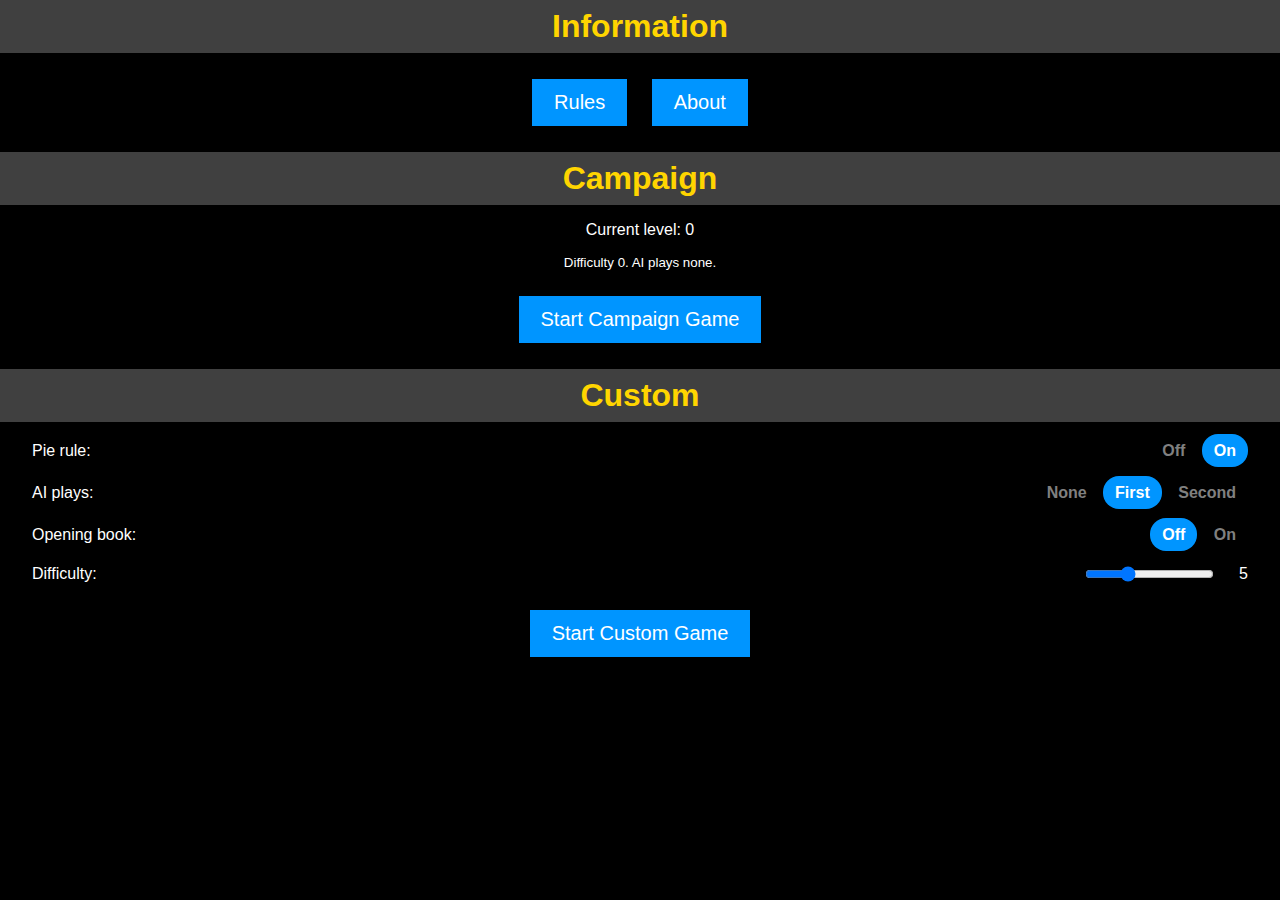
<file: app/src/main/assets/www/index.html>
<!DOCTYPE html>
<html lang="en">
<head>
    <meta name="viewport" content="width=device-width, initial-scale=1">
    <title>Poly-Y</title>
    <link rel="stylesheet" href="stylesheet.css">
    <link rel="stylesheet" href="index.css">
</head>
<body>

<h1 class="center">Information</h1>
<p class="center">
<button onclick="document.location='rules.html'">Rules</button>
<button onclick="document.location='about.html'">About</button>
</p>

<h1 class="center">Campaign</h1>
<p class="center">Current level: <span id="campaign-level">0</span></p>
<p class="center small">Difficulty <span id="campaign-difficulty">0</span>. AI plays <span id="campaign-ai-player">none</span>.</p>
<p class="center"><button onclick="app.startCampaignGame()">Start Campaign Game</button></p>

<h1 class="center">Custom</h1>
<div class="option">
    <div class="title">Pie rule: </div>
    <div class="radio-container">
        <label><input type="radio" id="pie-rule-off" name="pie-rule" value="off"> <span>Off</span></label>
        <label><input type="radio" id="pie-rule-on" name="pie-rule" value="on" checked> <span>On</span></label>
    </div>
</div>
<div class="option">
    <div class="title">AI plays: </div>
    <div class="radio-container">
        <label><input type="radio" id="ai-player-0" name="ai-player" value="0"> <span>None</span></label>
        <label><input type="radio" id="ai-player-1" name="ai-player" value="1" checked> <span>First</span></label>
        <label><input type="radio" id="ai-player-2" name="ai-player" value="2"> <span>Second</span></label>
    </div>
</div>
<div id="ai-options">
    <div class="option">
        <div class="title">Opening book: </div>
        <div class="radio-container">
            <label><input type="radio" id="opening-book-off" name="opening-book" value="off" checked> <span>Off</span></label>
            <label><input type="radio" id="opening-book-on" name="opening-book" value="on"> <span>On</span></label>
        </div>
    </div>
    <div class="option">
        <div class="title">Difficulty: </div>
        <div class="range-container">
            <label>
                <!-- Keep these values in sync with AiConfig.java -->
                <input id="difficulty-range" type="range" min="1" max="14" value="5">
                <span id="difficulty-value">5</span>
            </label>
        </div>
    </div>
</div>

<p class="center"><button id="start-custom-game-button">Start Custom Game</button></p>

<script src="index.js" defer></script>
</body>
</html>
</file>
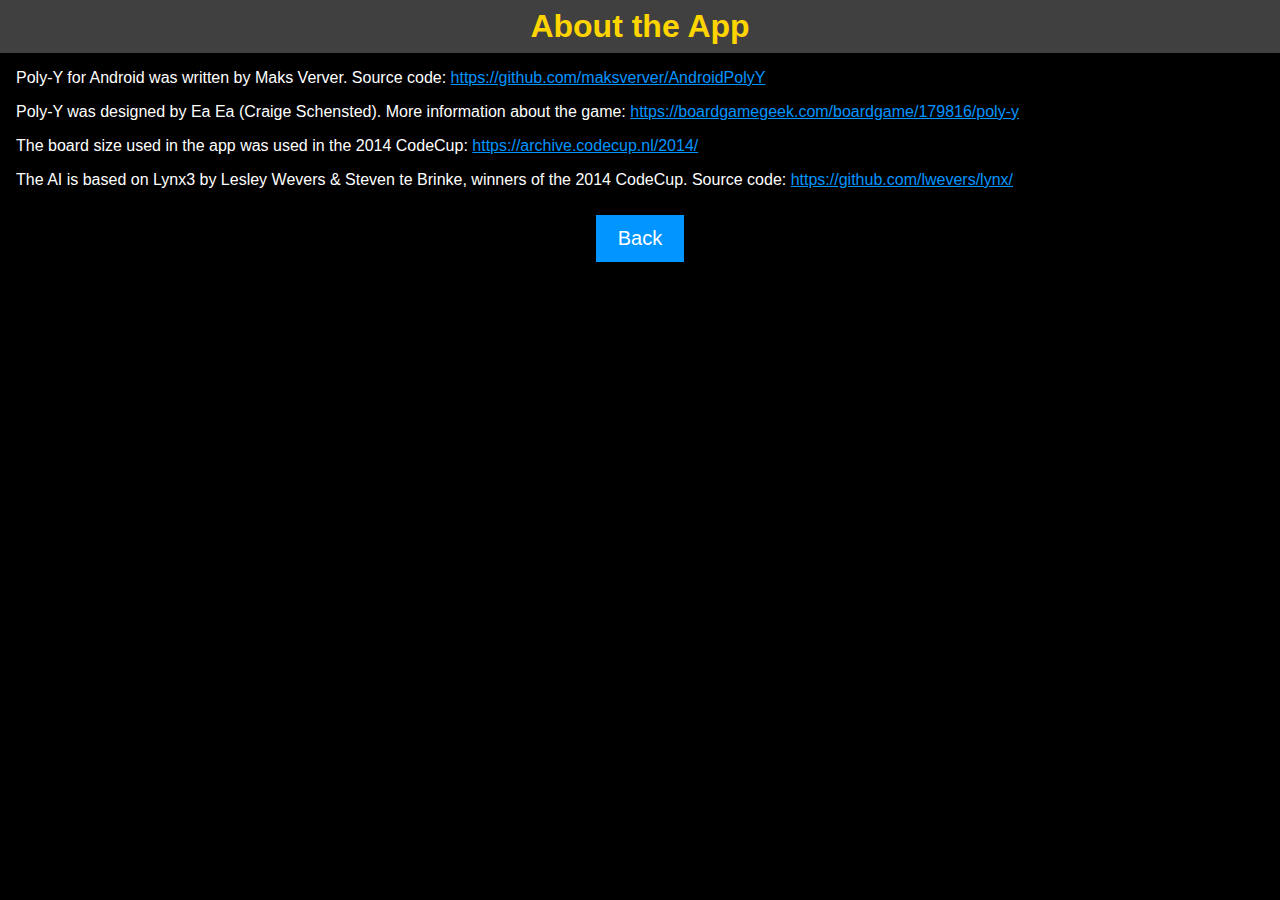
<file: app/src/main/assets/www/about.html>
<!DOCTYPE html>
<html lang="en">
<head>
    <meta name="viewport" content="width=device-width, initial-scale=1">
    <title>About the App</title>
    <link rel="stylesheet" href="stylesheet.css">
</head>
<body>
<h1>About the App</h1>

<p>Poly-Y for Android was written by Maks Verver. Source code:
<a href="https://github.com/maksverver/AndroidPolyY">https://github.com/maksverver/AndroidPolyY</a></p>

<p>Poly-Y was designed by Ea Ea (Craige Schensted). More information about the game:
<a href="https://boardgamegeek.com/boardgame/179816/poly-y">https://boardgamegeek.com/boardgame/179816/poly-y</a></p>

<p>The board size used in the app was used in the 2014 CodeCup:
<a href="https://archive.codecup.nl/2014/">https://archive.codecup.nl/2014/</a></p>

<p>The AI is based on Lynx3 by Lesley Wevers & Steven te Brinke, winners of the
2014 CodeCup. Source code: <a href="https://github.com/lwevers/lynx/">https://github.com/lwevers/lynx/</a></p>

<p class="center">
<button onclick="document.location='index.html'">Back</button>
</p>

</body>
</html>
</file>
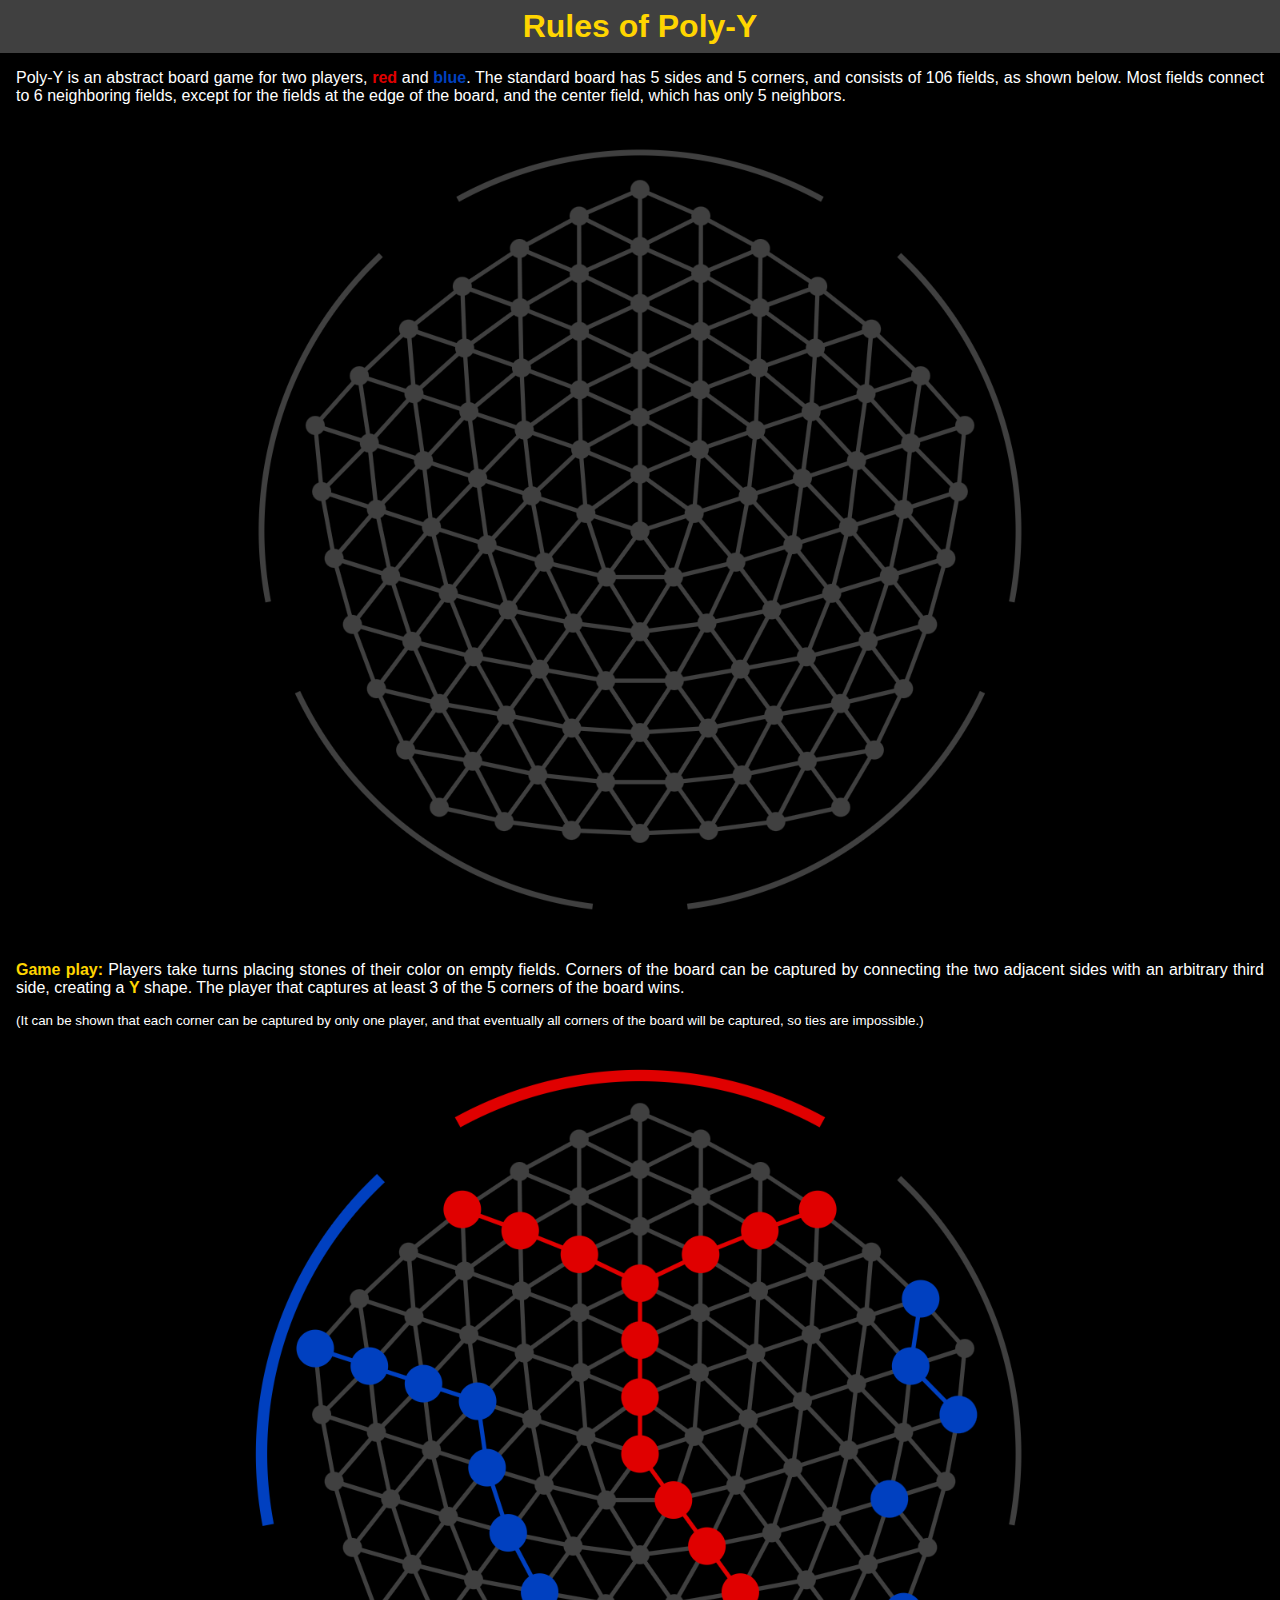
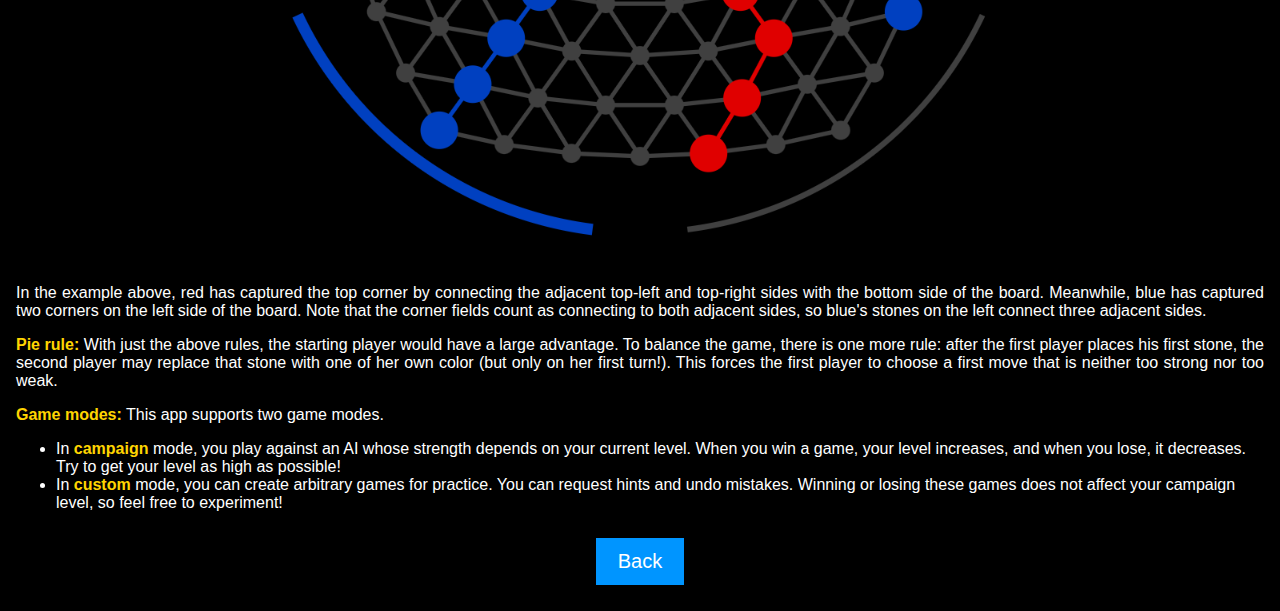
<file: app/src/main/assets/www/rules.html>
<!DOCTYPE html>
<html lang="en">
<head>
    <meta name="viewport" content="width=device-width, initial-scale=1">
    <title>Rules of Poly-Y</title>
    <link rel="stylesheet" href="stylesheet.css">
    <style>
        /* Only justify on Rules page. It looks ugly elsewhere. */
        p { text-align: justify }
    </style>
</head>
<body>
<h1>Rules of Poly-Y</h1>

<p>Poly-Y is an abstract board game for two players, <b class="color-red">red</b> and <b class="color-blue">blue</b>. The standard
board has 5 sides and 5 corners, and consists of 106 fields, as shown below. Most fields connect to
6 neighboring fields, except for the fields at the edge of the board, and the center field, which
has only 5 neighbors.</p>

<p class="center"><img src="empty-board.png" class="scale-to-width" alt="Empty board"></p>

<p><b>Game play:</b> Players take turns placing stones of their color on empty fields.
Corners of the board can be captured by connecting the two adjacent sides with an arbitrary third
side, creating a <b>Y</b> shape. The player that captures at least 3 of the 5 corners of the board
wins.</p>

<p class="small">(It can be shown that each corner can be captured by only one player,
and that eventually all corners of the board will be captured, so ties are impossible.)</p>

<p class="center"><img src="board-with-y.png" class="scale-to-width" alt="Board with Y"></p>

<p>In the example above, red has captured the top corner by connecting the adjacent top-left and
top-right sides with the bottom side of the board.
Meanwhile, blue has captured two corners on the left side of the board.
Note that the corner fields count as connecting to both adjacent sides,
so blue's stones on the left connect three adjacent sides.</p>

<p><b>Pie rule:</b>
With just the above rules, the starting player would have a large advantage.
To balance the game, there is one more rule: after the first player places his first stone,
the second player may replace that stone with one of her own color (but only on her first turn!).
This forces the first player to choose a first move that is neither too strong nor too weak.</p>

<p><b>Game modes:</b>
This app supports two game modes.</p>

<ul>
<li>In <b>campaign</b> mode, you play against an AI whose strength depends on your current level.
When you win a game, your level increases, and when you lose, it decreases.
Try to get your level as high as possible!</li>
<li>In <b>custom</b> mode, you can create arbitrary games for practice.
You can request hints and undo mistakes.
Winning or losing these games does not affect your campaign level, so feel free to experiment!</li>
</ul>

<p class="center">
<button onclick="document.location='index.html'">Back</button>
</p>

</body>
</html>
</file>
<file: app/src/main/assets/www/stylesheet.css>
body {
  background-color: black;
  color: white;
  font: 12pt sans-serif;
  margin: 8px 16px;
}


h1 {
  background: #404040;
  margin: 0 -16px;
  padding: 8px 16px 8px;
  text-align: center;
}

h1:first-of-type {
  margin-top: -8px;  /* remove gap above first <h1> element */
}

h1, h2, h3, h4, b {
  color: #ffd500;
}

a {
  color: #0095ff;
}

a:active {
  color: #ffd500;
}

button {
  border: 2px solid #0095ff;
  background-color: #0095ff;
  color: white;
}

button:active {
  border-color: white;
}

button:disabled {
  background-color: #002040;
  border-color: #002040;
  color: #404040;
}

/* These match the board and piece colors defined in GameView.java */
.color-beige { color: #404040 }
.color-red { color: #e00000 }
.color-blue { color: #0040c0 }

.center {
  text-align: center;
}

button {
  font-size: 15pt;
  padding: 0.5em 1em;
  margin: 0.5em;
}

@media (orientation: portrait) {
  img.scale-to-width {
    width: 80%;
    height: auto;
  }
}

@media (orientation: landscape) {
  img.scale-to-width {
    width: auto;
    height: 80%;
  }
}

p {
  word-break: break-word;
}

p.small {
  font-size: 10pt;
}
</file>
<file: app/src/main/assets/www/index.css>
div.option {
  display: flex;
  flex-direction: horizontal;
  align-items: center;
  margin: 1em;
}

div.option div.title {
  flex: 1;
}

#difficulty-value {
  display: inline-block;
  min-width: 2em;
  text-align: right;
}

div.radio-container {
  margin: 4px 0;
}

div.radio-container > label > input[type=radio] {
  display: none;
}

div.radio-container > label > span {
  text-align: center;
  min-width: 3em;
  border-radius: 16px;
  padding: 8px 12px;
  color: #808080;
  font-weight: bold;
}

div.radio-container > label > input[type=radio]:checked + span {
  background: #0095ff;
  color: white;
  outline: none;
}

div.radio-container > label > input[type=radio]:checked:disabled + span {
  background: #404040;
  color: #808080;
}

div.range-container > label {
  display: flex;
  flex-direction: row;
  align-items: center;
}

/*
Ideally I'd like to style the range slider too, at least making it have the
same color as the radio buttons, but unfortunately that doesn't seem possbile!
input[type=range] {
  color: #0095ff;
}
*/
</file>
